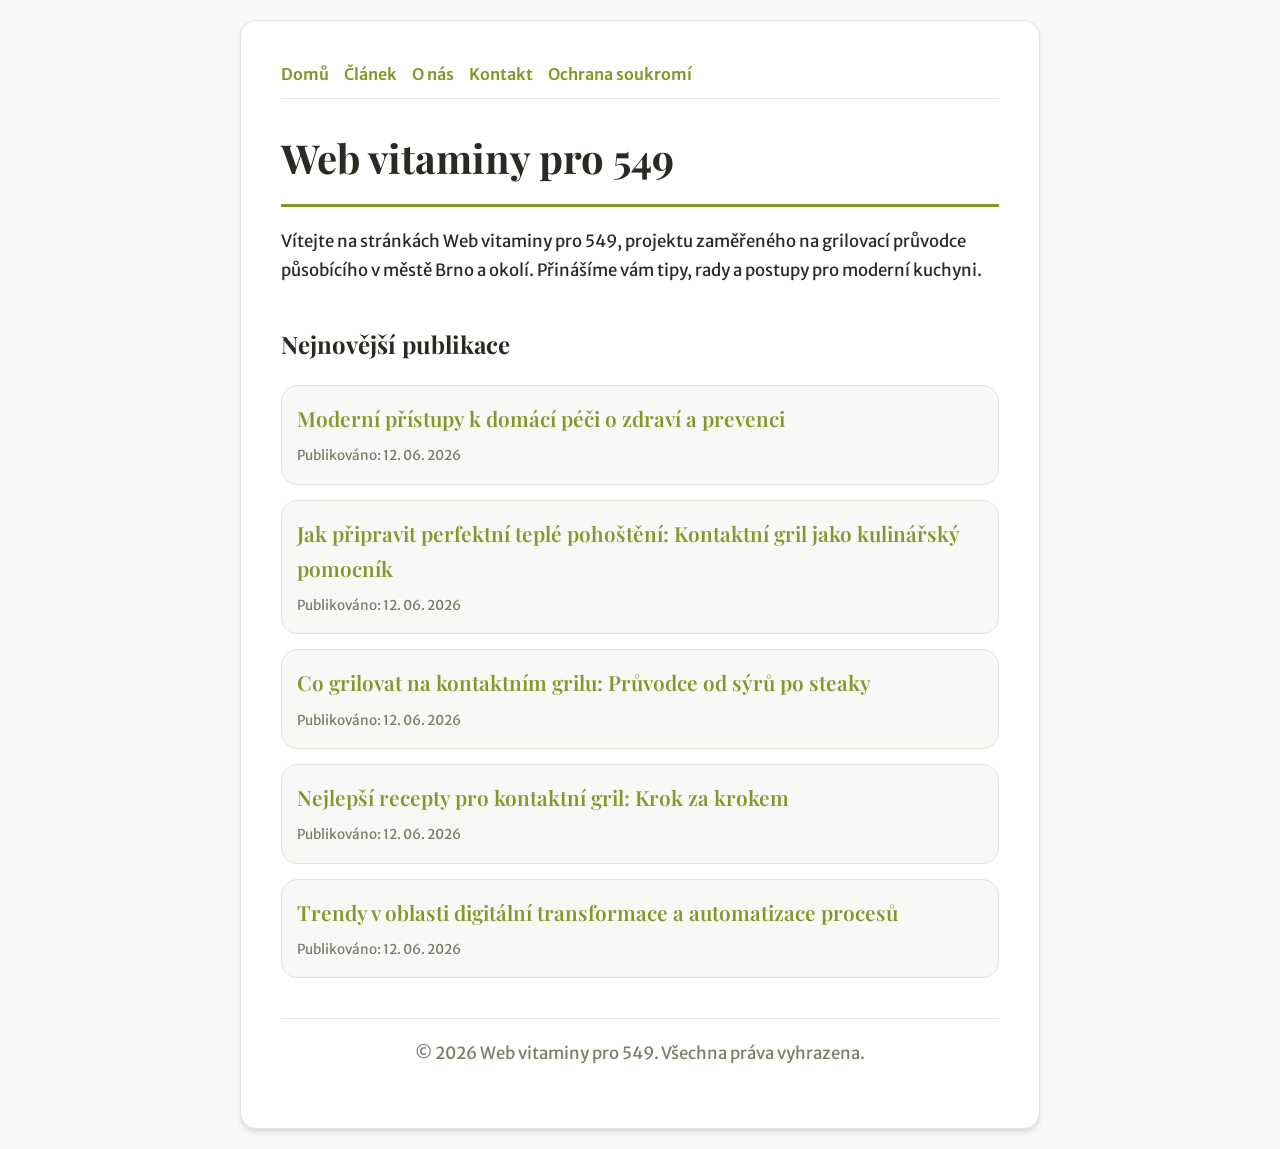
<file: index.html>
<!DOCTYPE html>
<html lang="cs">
<head>
    <meta charset="UTF-8">
    <meta name="viewport" content="width=device-width, initial-scale=1.0">
    <title>Web vitaminy pro 549 | Grilovací průvodce - Brno</title>
    <meta name="description" content="Vítejte na stránkách Web vitaminy pro 549, projektu zaměřeného na grilovací průvodce působícího v městě Brno a okolí. Přinášíme vám tipy, rady a postupy pro moderní kuchyni.">
    <meta name="geo.region" content="CZ" />
    <meta name="geo.placename" content="Brno" />
    <meta name="geo.position" content="49.1951;16.6068" />
    <meta name="ICBM" content="49.1951, 16.6068" />
    <link rel="stylesheet" href="style.css">
    <script type="application/ld+json">
{
  "@context": "https://schema.org",
  "@type": "LocalBusiness",
  "name": "Web vitaminy pro 549",
  "url": "https://web-vitaminy-pro-549.github.io",
  "telephone": "+420 541 555 456",
  "address": {
    "@type": "PostalAddress",
    "addressLocality": "Brno",
    "addressRegion": "Jihomoravský",
    "postalCode": "602 00",
    "addressCountry": "CZ"
  },
  "geo": {
    "@type": "GeoCoordinates",
    "latitude": 49.1951,
    "longitude": 16.6068
  }
}
</script>
</head>
<body>
    
        <div class="container" style="max-width: 800px;">
            <nav style="display: flex; gap: 15px; margin-bottom: 25px; border-bottom: 1px solid var(--border-color); padding-bottom: 10px; overflow-x: auto; flex-wrap: wrap;">
            <a href="index.html">Domů</a>
            <a href="moderni-pristupy-k-domaci-peci-o-zdravi-a-prevenci.html">Článek</a>
            <a href="about.html">O nás</a>
            <a href="contact.html">Kontakt</a>
            <a href="privacy.html">Ochrana soukromí</a>
        </nav>
            <h1>Web vitaminy pro 549</h1>
            <p>Vítejte na stránkách Web vitaminy pro 549, projektu zaměřeného na grilovací průvodce působícího v městě Brno a okolí. Přinášíme vám tipy, rady a postupy pro moderní kuchyni.</p>
            <h2 style="margin-top: 40px;">Nejnovější publikace</h2>
            <ul style="list-style-type: none; padding-left: 0;">
                <li style="background: var(--bg-color); padding: 15px; border-radius: var(--border-radius); border: 1px solid var(--border-color); margin-bottom: 15px;">
                <h3 style="margin-bottom: 5px; font-size: 1.3rem;"><a href="moderni-pristupy-k-domaci-peci-o-zdravi-a-prevenci.html">Moderní přístupy k domácí péči o zdraví a prevenci</a></h3>
                <span style="font-size:0.85rem; color: var(--muted-text)">Publikováno: 12. 06. 2026</span>
            </li>
<li style="background: var(--bg-color); padding: 15px; border-radius: var(--border-radius); border: 1px solid var(--border-color); margin-bottom: 15px;">
                <h3 style="margin-bottom: 5px; font-size: 1.3rem;"><a href="jak-pripravit-perfektni-teple-pohosteni-kontaktni-gril-jako-kulinarsky-pomocnik.html">Jak připravit perfektní teplé pohoštění: Kontaktní gril jako kulinářský pomocník</a></h3>
                <span style="font-size:0.85rem; color: var(--muted-text)">Publikováno: 12. 06. 2026</span>
            </li>
<li style="background: var(--bg-color); padding: 15px; border-radius: var(--border-radius); border: 1px solid var(--border-color); margin-bottom: 15px;">
                <h3 style="margin-bottom: 5px; font-size: 1.3rem;"><a href="co-grilovat-na-kontaktnim-grilu-pruvodce-od-syru-po-steaky.html">Co grilovat na kontaktním grilu: Průvodce od sýrů po steaky</a></h3>
                <span style="font-size:0.85rem; color: var(--muted-text)">Publikováno: 12. 06. 2026</span>
            </li>
<li style="background: var(--bg-color); padding: 15px; border-radius: var(--border-radius); border: 1px solid var(--border-color); margin-bottom: 15px;">
                <h3 style="margin-bottom: 5px; font-size: 1.3rem;"><a href="nejlepsi-recepty-pro-kontaktni-gril-krok-za-krokem.html">Nejlepší recepty pro kontaktní gril: Krok za krokem</a></h3>
                <span style="font-size:0.85rem; color: var(--muted-text)">Publikováno: 12. 06. 2026</span>
            </li>
<li style="background: var(--bg-color); padding: 15px; border-radius: var(--border-radius); border: 1px solid var(--border-color); margin-bottom: 15px;">
                <h3 style="margin-bottom: 5px; font-size: 1.3rem;"><a href="trendy-v-oblasti-digitalni-transformace-a-automatizace-procesu.html">Trendy v oblasti digitální transformace a automatizace procesů</a></h3>
                <span style="font-size:0.85rem; color: var(--muted-text)">Publikováno: 12. 06. 2026</span>
            </li>

            </ul>
            <footer>
                <p>&copy; 2026 Web vitaminy pro 549. Všechna práva vyhrazena.</p>
            </footer>
        </div>
        
</body>
</html>
</file>
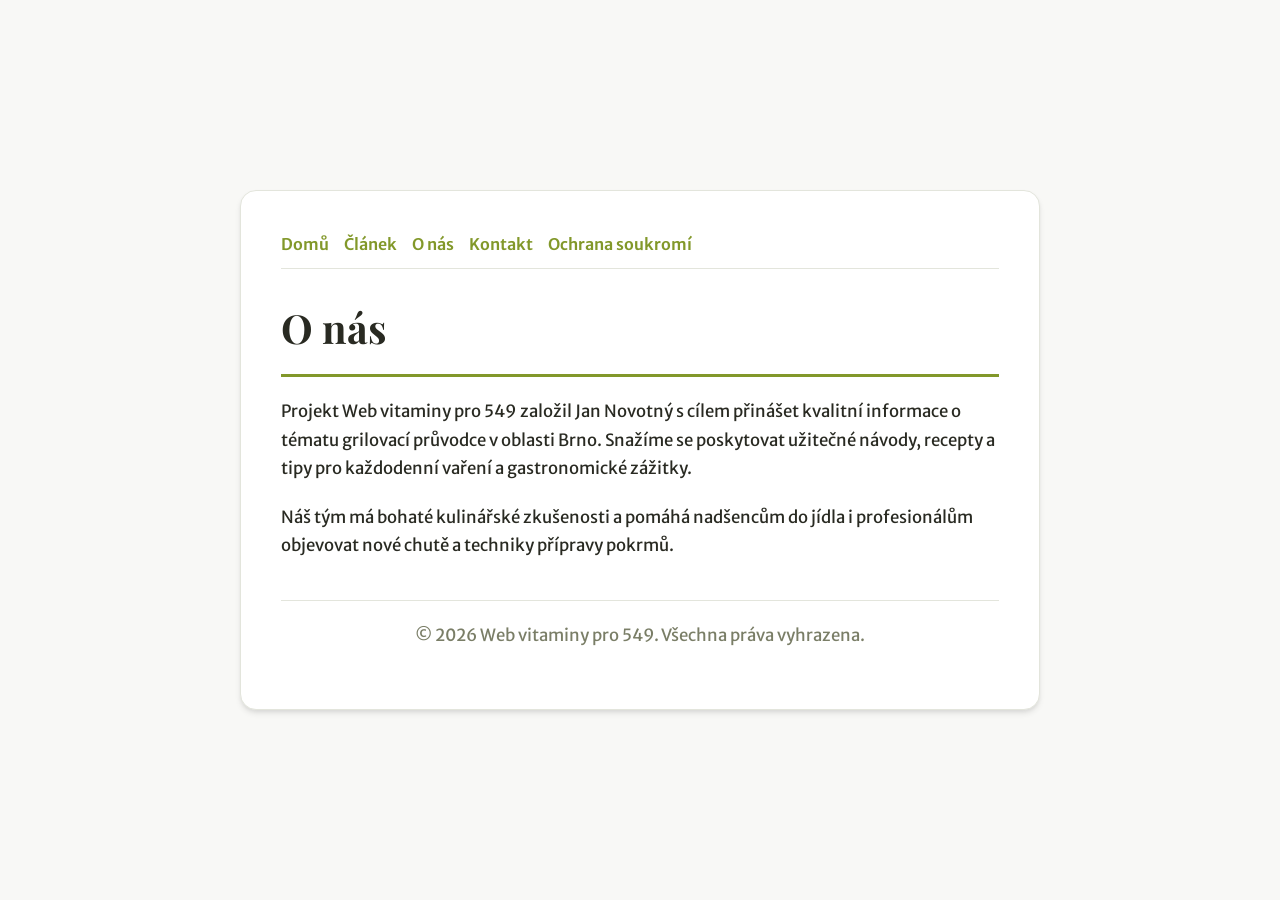
<file: about.html>
<!DOCTYPE html>
<html lang="cs">
<head>
    <meta charset="UTF-8">
    <meta name="viewport" content="width=device-width, initial-scale=1.0">
    <title>O nás | Web vitaminy pro 549</title>
    <meta name="description" content="Projekt Web vitaminy pro 549 založil Jan Novotný s cílem přinášet kvalitní informace o tématu grilovací průvodce v oblasti Brno. Snažíme se poskytovat užitečné návody, recepty a tipy pro každodenní vaření a gastronomické zážitky.">
    <meta name="geo.region" content="CZ" />
    <meta name="geo.placename" content="Brno" />
    <meta name="geo.position" content="49.1951;16.6068" />
    <meta name="ICBM" content="49.1951, 16.6068" />
    <link rel="stylesheet" href="style.css">
</head>
<body>
    
        <div class="container" style="max-width: 800px;">
            <nav style="display: flex; gap: 15px; margin-bottom: 25px; border-bottom: 1px solid var(--border-color); padding-bottom: 10px; overflow-x: auto; flex-wrap: wrap;">
            <a href="index.html">Domů</a>
            <a href="moderni-pristupy-k-domaci-peci-o-zdravi-a-prevenci.html">Článek</a>
            <a href="about.html">O nás</a>
            <a href="contact.html">Kontakt</a>
            <a href="privacy.html">Ochrana soukromí</a>
        </nav>
            <h1>O nás</h1>
            <p>Projekt Web vitaminy pro 549 založil Jan Novotný s cílem přinášet kvalitní informace o tématu grilovací průvodce v oblasti Brno. Snažíme se poskytovat užitečné návody, recepty a tipy pro každodenní vaření a gastronomické zážitky.</p>
            <p>Náš tým má bohaté kulinářské zkušenosti a pomáhá nadšencům do jídla i profesionálům objevovat nové chutě a techniky přípravy pokrmů.</p>
            <footer>
                <p>&copy; 2026 Web vitaminy pro 549. Všechna práva vyhrazena.</p>
            </footer>
        </div>
        
</body>
</html>
</file>
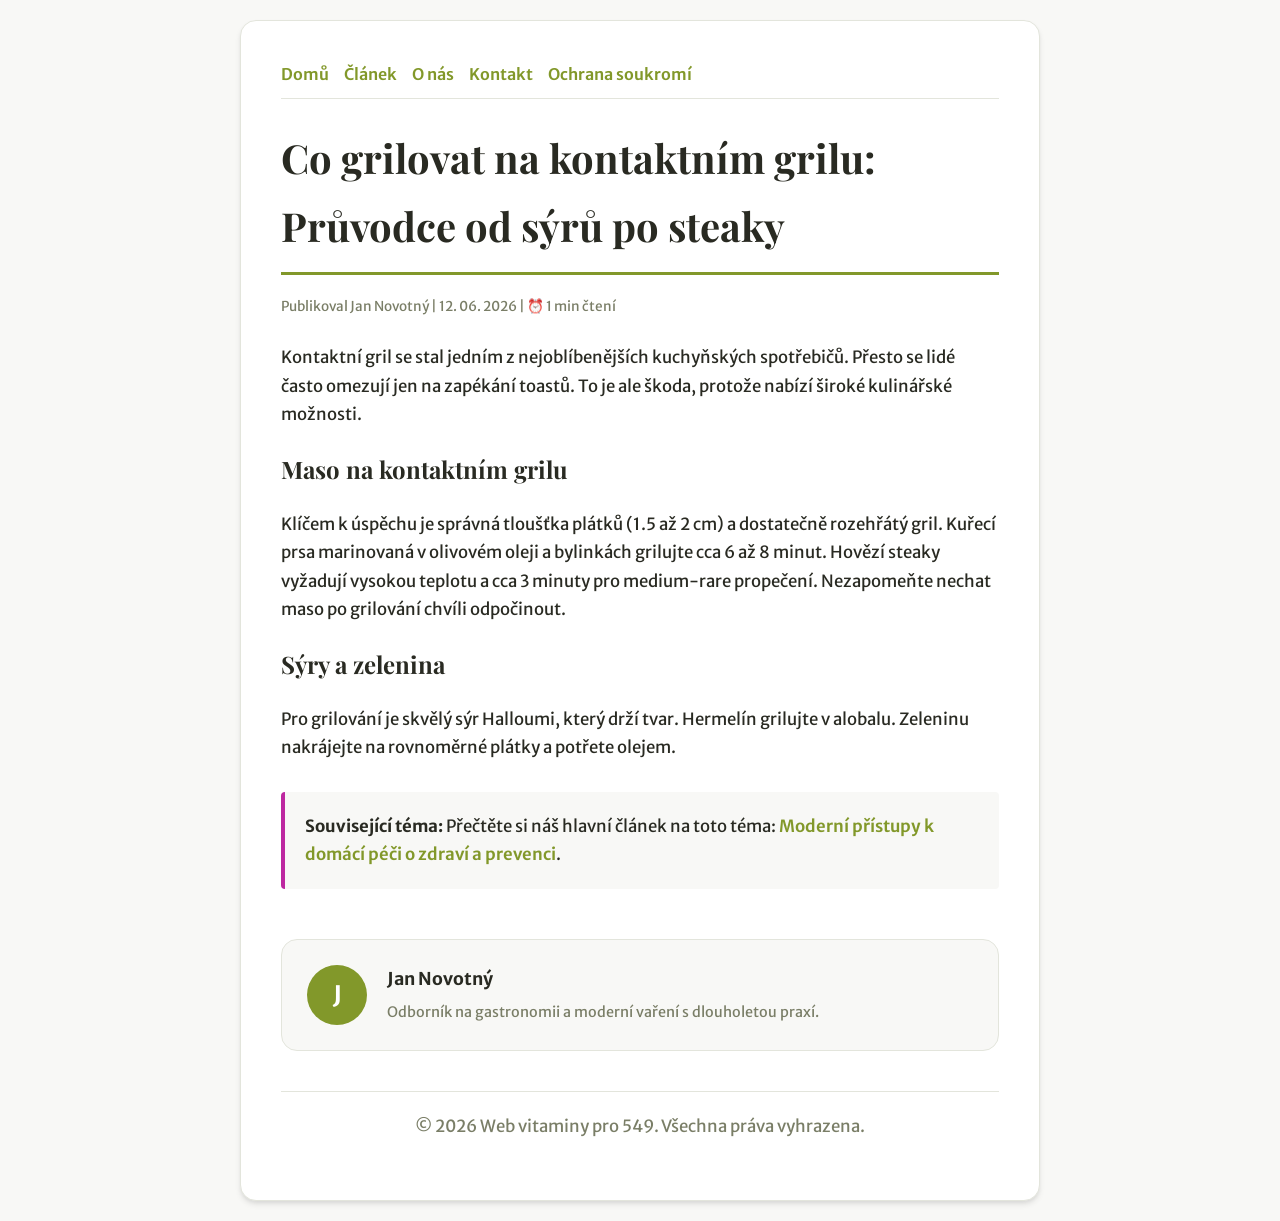
<file: co-grilovat-na-kontaktnim-grilu-pruvodce-od-syru-po-steaky.html>
<!DOCTYPE html>
<html lang="cs">
<head>
    <meta charset="UTF-8">
    <meta name="viewport" content="width=device-width, initial-scale=1.0">
    <title>Co grilovat na kontaktním grilu: Průvodce od sýrů po steaky - Web vitaminy pro 549</title>
    <meta name="description" content="Co grilovat na kontaktním grilu: Průvodce od sýrů po steaky">
    <meta name="geo.region" content="CZ" />
    <meta name="geo.placename" content="Brno" />
    <meta name="geo.position" content="49.1951;16.6068" />
    <meta name="ICBM" content="49.1951, 16.6068" />
    <link rel="stylesheet" href="style.css">
</head>
<body>
    
            <div class="container" style="max-width: 800px;">
                <nav style="display: flex; gap: 15px; margin-bottom: 25px; border-bottom: 1px solid var(--border-color); padding-bottom: 10px; overflow-x: auto; flex-wrap: wrap;">
            <a href="index.html">Domů</a>
            <a href="moderni-pristupy-k-domaci-peci-o-zdravi-a-prevenci.html">Článek</a>
            <a href="about.html">O nás</a>
            <a href="contact.html">Kontakt</a>
            <a href="privacy.html">Ochrana soukromí</a>
        </nav>
                <h1>Co grilovat na kontaktním grilu: Průvodce od sýrů po steaky</h1>
                <div style="font-size:0.85rem; color: var(--muted-text); margin-bottom: 25px;">
                    Publikoval Jan Novotný | 12. 06. 2026 | ⏰ 1 min čtení
                </div>
                <article style="margin-top: 20px;">
                    <p>Kontaktní gril se stal jedním z nejoblíbenějších kuchyňských spotřebičů. Přesto se lidé často omezují jen na zapékání toastů. To je ale škoda, protože nabízí široké kulinářské možnosti.</p>
<h2>Maso na kontaktním grilu</h2>
<p>Klíčem k úspěchu je správná tloušťka plátků (1.5 až 2 cm) a dostatečně rozehřátý gril. Kuřecí prsa marinovaná v olivovém oleji a bylinkách grilujte cca 6 až 8 minut. Hovězí steaky vyžadují vysokou teplotu a cca 3 minuty pro medium-rare propečení. Nezapomeňte nechat maso po grilování chvíli odpočinout.</p>
<h2>Sýry a zelenina</h2>
<p>Pro grilování je skvělý sýr Halloumi, který drží tvar. Hermelín grilujte v alobalu. Zeleninu nakrájejte na rovnoměrné plátky a potřete olejem.</p>
                    <div class="link-resource" style="margin-top: 30px; padding: 20px; border-left: 4px solid var(--accent-color); background: var(--bg-color); border-radius: 4px;"><p style="margin: 0;"><strong>Související téma:</strong> Přečtěte si náš hlavní článek na toto téma: <a href="moderni-pristupy-k-domaci-peci-o-zdravi-a-prevenci.html">Moderní přístupy k domácí péči o zdraví a prevenci</a>.</p></div>
                </article>
                
            <div class="author-box" style="margin-top: 50px; padding: 25px; background: var(--bg-color); border: 1px solid var(--border-color); border-radius: var(--border-radius); display: flex; gap: 20px; align-items: center;">
                <div style="width: 60px; height: 60px; border-radius: 50%; background: var(--primary-color); display: flex; align-items: center; justify-content: center; color: white; font-weight: bold; font-size: 1.5rem;">J</div>
                <div>
                    <h4 style="margin-bottom: 5px; font-weight: bold; font-size: 1.1rem;">Jan Novotný</h4>
                    <p style="margin: 0; font-size: 0.9rem; color: var(--muted-text);">Odborník na gastronomii a moderní vaření s dlouholetou praxí.</p>
                </div>
            </div>
            
                <footer>
                    <p>&copy; 2026 Web vitaminy pro 549. Všechna práva vyhrazena.</p>
                </footer>
            </div>
            
</body>
</html>
</file>
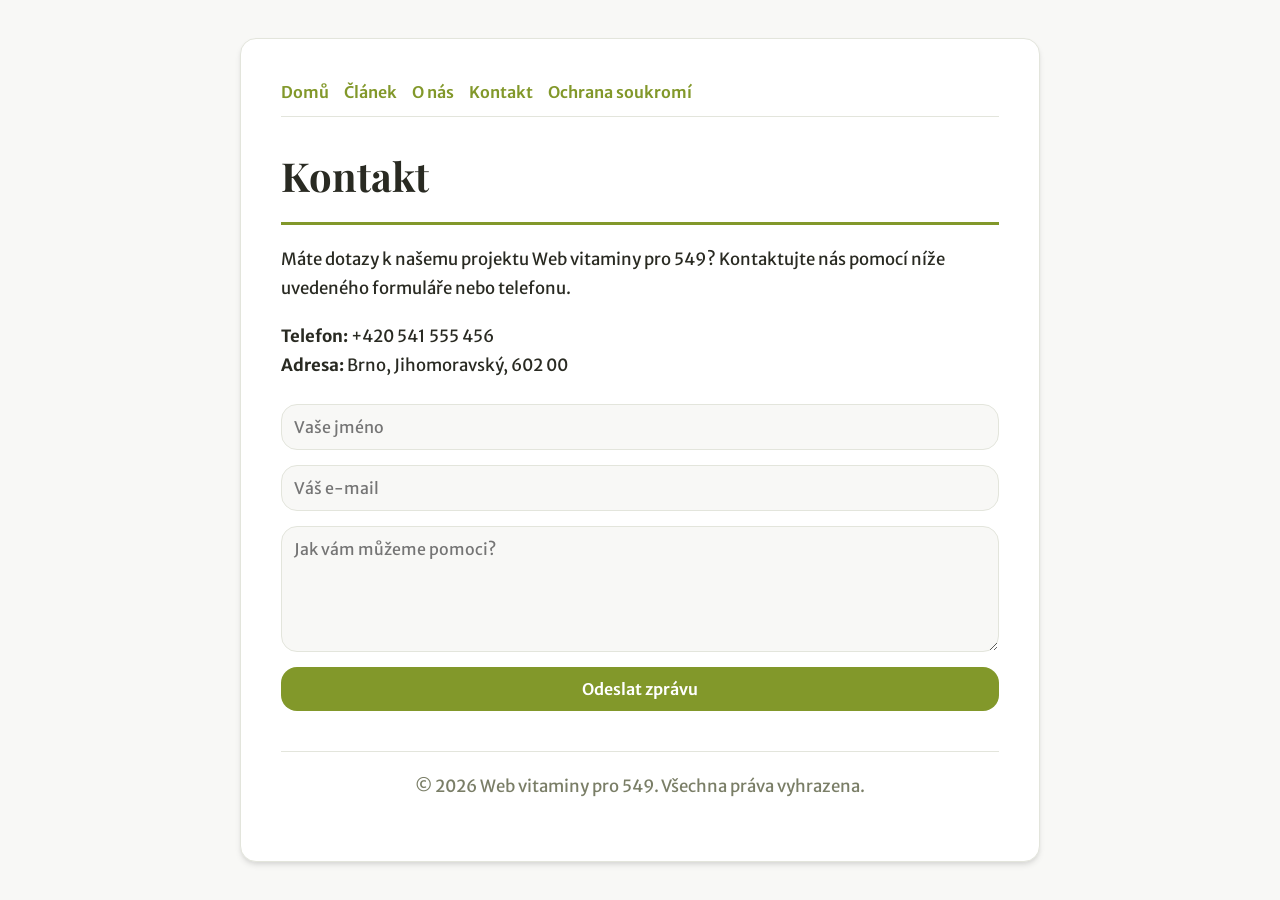
<file: contact.html>
<!DOCTYPE html>
<html lang="cs">
<head>
    <meta charset="UTF-8">
    <meta name="viewport" content="width=device-width, initial-scale=1.0">
    <title>Kontakt | Web vitaminy pro 549</title>
    <meta name="description" content="Máte dotazy k našemu projektu Web vitaminy pro 549? Kontaktujte nás pomocí níže uvedeného formuláře nebo telefonu.">
    <meta name="geo.region" content="CZ" />
    <meta name="geo.placename" content="Brno" />
    <meta name="geo.position" content="49.1951;16.6068" />
    <meta name="ICBM" content="49.1951, 16.6068" />
    <link rel="stylesheet" href="style.css">
</head>
<body>
    
        <div class="container" style="max-width: 800px;">
            <nav style="display: flex; gap: 15px; margin-bottom: 25px; border-bottom: 1px solid var(--border-color); padding-bottom: 10px; overflow-x: auto; flex-wrap: wrap;">
            <a href="index.html">Domů</a>
            <a href="moderni-pristupy-k-domaci-peci-o-zdravi-a-prevenci.html">Článek</a>
            <a href="about.html">O nás</a>
            <a href="contact.html">Kontakt</a>
            <a href="privacy.html">Ochrana soukromí</a>
        </nav>
            <h1>Kontakt</h1>
            <p>Máte dotazy k našemu projektu Web vitaminy pro 549? Kontaktujte nás pomocí níže uvedeného formuláře nebo telefonu.</p>
            <p><strong>Telefon:</strong> +420 541 555 456<br><strong>Adresa:</strong> Brno, Jihomoravský, 602 00</p>
            <form action="https://formspree.io/f/placeholder" method="POST">
                <input type="text" name="name" placeholder="Vaše jméno" required>
                <input type="email" name="email" placeholder="Váš e-mail" required>
                <textarea name="message" placeholder="Jak vám můžeme pomoci?" rows="5" required></textarea>
                <button type="submit">Odeslat zprávu</button>
            </form>
            <footer>
                <p>&copy; 2026 Web vitaminy pro 549. Všechna práva vyhrazena.</p>
            </footer>
        </div>
        
</body>
</html>
</file>
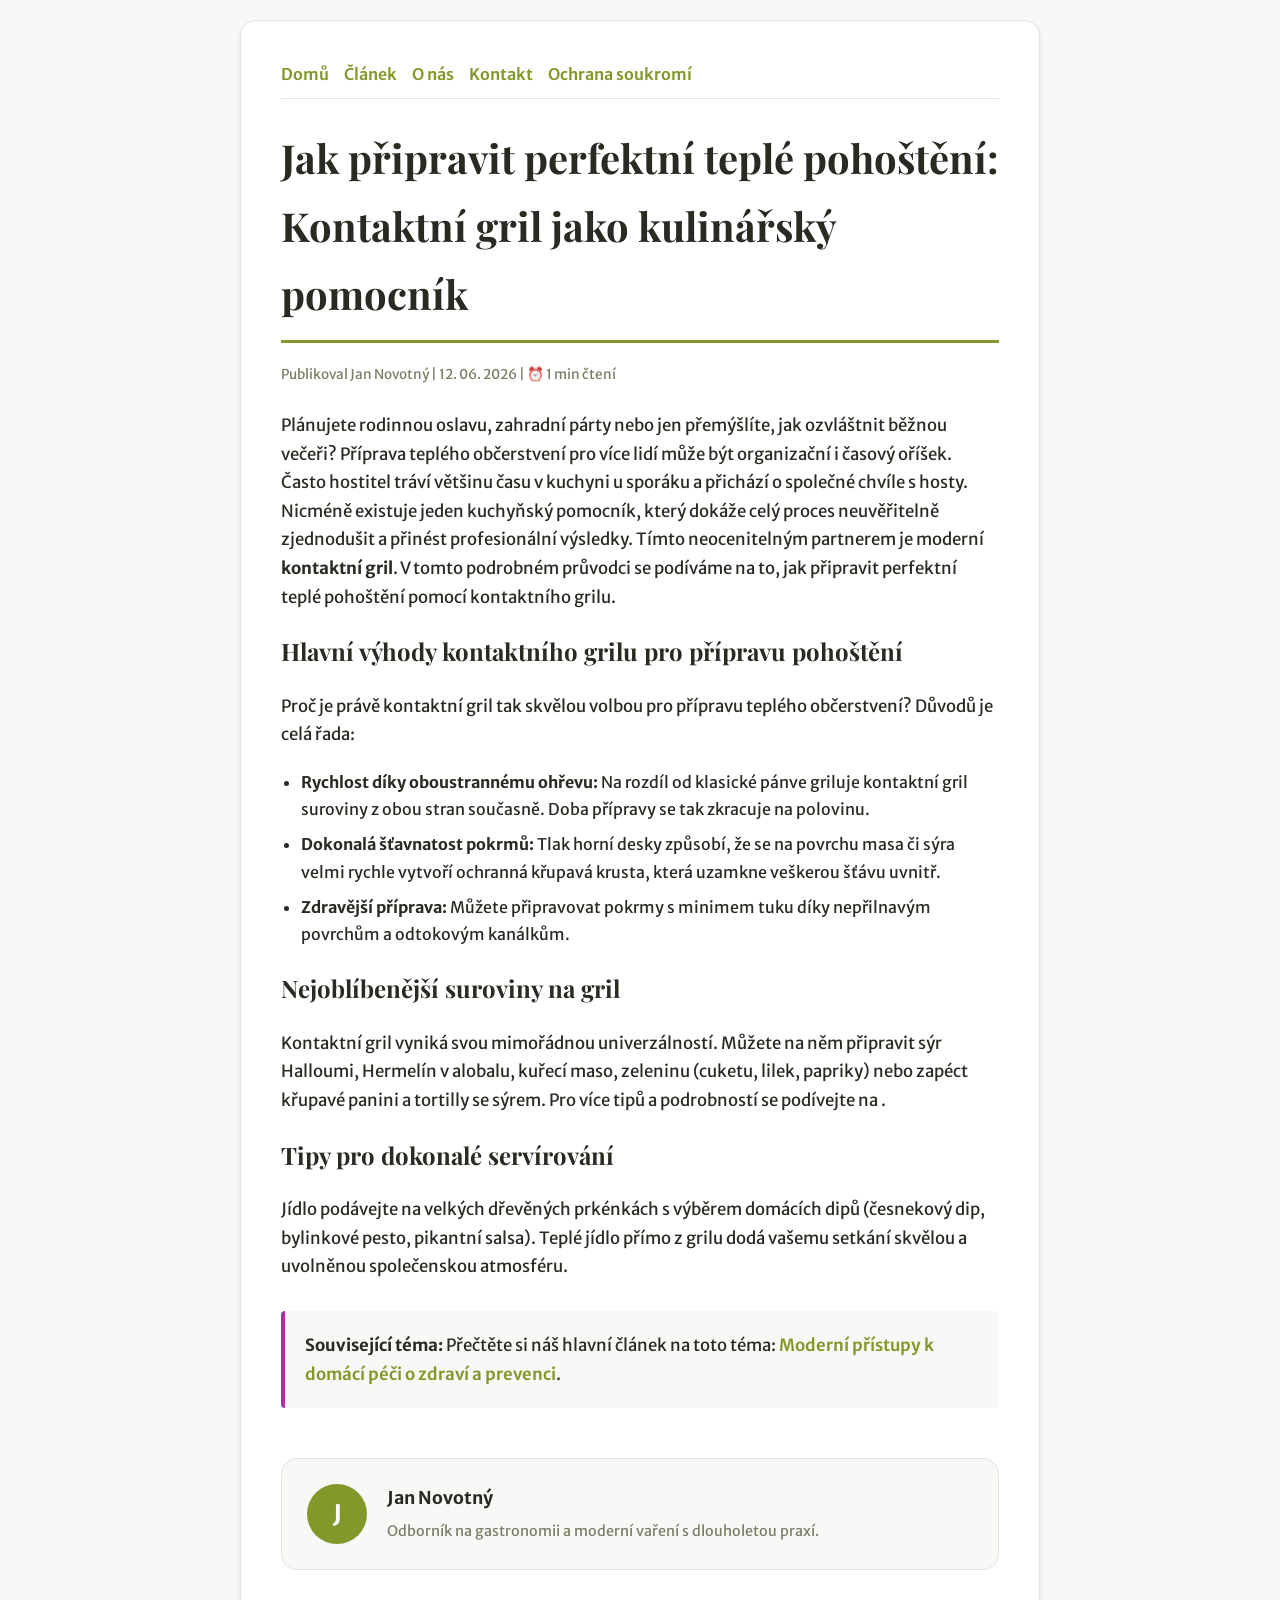
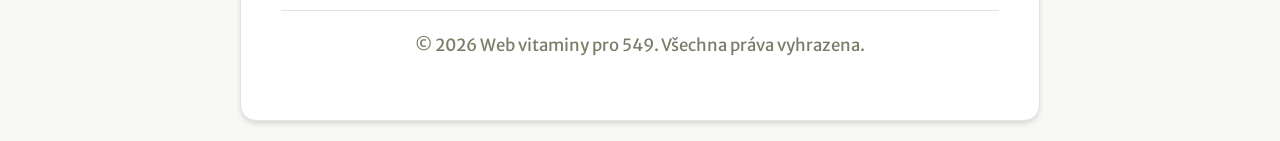
<file: jak-pripravit-perfektni-teple-pohosteni-kontaktni-gril-jako-kulinarsky-pomocnik.html>
<!DOCTYPE html>
<html lang="cs">
<head>
    <meta charset="UTF-8">
    <meta name="viewport" content="width=device-width, initial-scale=1.0">
    <title>Jak připravit perfektní teplé pohoštění: Kontaktní gril jako kulinářský pomocník - Web vitaminy pro 549</title>
    <meta name="description" content="Jak připravit perfektní teplé pohoštění: Kontaktní gril jako kulinářský pomocník">
    <meta name="geo.region" content="CZ" />
    <meta name="geo.placename" content="Brno" />
    <meta name="geo.position" content="49.1951;16.6068" />
    <meta name="ICBM" content="49.1951, 16.6068" />
    <link rel="stylesheet" href="style.css">
</head>
<body>
    
            <div class="container" style="max-width: 800px;">
                <nav style="display: flex; gap: 15px; margin-bottom: 25px; border-bottom: 1px solid var(--border-color); padding-bottom: 10px; overflow-x: auto; flex-wrap: wrap;">
            <a href="index.html">Domů</a>
            <a href="moderni-pristupy-k-domaci-peci-o-zdravi-a-prevenci.html">Článek</a>
            <a href="about.html">O nás</a>
            <a href="contact.html">Kontakt</a>
            <a href="privacy.html">Ochrana soukromí</a>
        </nav>
                <h1>Jak připravit perfektní teplé pohoštění: Kontaktní gril jako kulinářský pomocník</h1>
                <div style="font-size:0.85rem; color: var(--muted-text); margin-bottom: 25px;">
                    Publikoval Jan Novotný | 12. 06. 2026 | ⏰ 1 min čtení
                </div>
                <article style="margin-top: 20px;">
                    <p>Plánujete rodinnou oslavu, zahradní párty nebo jen přemýšlíte, jak ozvláštnit běžnou večeři? Příprava teplého občerstvení pro více lidí může být organizační i časový oříšek. Často hostitel tráví většinu času v kuchyni u sporáku a přichází o společné chvíle s hosty. Nicméně existuje jeden kuchyňský pomocník, který dokáže celý proces neuvěřitelně zjednodušit a přinést profesionální výsledky. Tímto neocenitelným partnerem je moderní <strong>kontaktní gril</strong>. V tomto podrobném průvodci se podíváme na to, jak připravit perfektní teplé pohoštění pomocí kontaktního grilu.</p>
<h2>Hlavní výhody kontaktního grilu pro přípravu pohoštění</h2>
<p>Proč je právě kontaktní gril tak skvělou volbou pro přípravu teplého občerstvení? Důvodů je celá řada:</p>
<ul>
    <li><strong>Rychlost díky oboustrannému ohřevu:</strong> Na rozdíl od klasické pánve griluje kontaktní gril suroviny z obou stran současně. Doba přípravy se tak zkracuje na polovinu.</li>
    <li><strong>Dokonalá šťavnatost pokrmů:</strong> Tlak horní desky způsobí, že se na povrchu masa či sýra velmi rychle vytvoří ochranná křupavá krusta, která uzamkne veškerou šťávu uvnitř.</li>
    <li><strong>Zdravější příprava:</strong> Můžete připravovat pokrmy s minimem tuku díky nepřilnavým povrchům a odtokovým kanálkům.</li>
</ul>
<h2>Nejoblíbenější suroviny na gril</h2>
<p>Kontaktní gril vyniká svou mimořádnou univerzálností. Můžete na něm připravit sýr Halloumi, Hermelín v alobalu, kuřecí maso, zeleninu (cuketu, lilek, papriky) nebo zapéct křupavé panini a tortilly se sýrem. Pro více tipů a podrobností se podívejte na .</p>
<h2>Tipy pro dokonalé servírování</h2>
<p>Jídlo podávejte na velkých dřevěných prkénkách s výběrem domácích dipů (česnekový dip, bylinkové pesto, pikantní salsa). Teplé jídlo přímo z grilu dodá vašemu setkání skvělou a uvolněnou společenskou atmosféru.</p>
                    <div class="link-resource" style="margin-top: 30px; padding: 20px; border-left: 4px solid var(--accent-color); background: var(--bg-color); border-radius: 4px;"><p style="margin: 0;"><strong>Související téma:</strong> Přečtěte si náš hlavní článek na toto téma: <a href="moderni-pristupy-k-domaci-peci-o-zdravi-a-prevenci.html">Moderní přístupy k domácí péči o zdraví a prevenci</a>.</p></div>
                </article>
                
            <div class="author-box" style="margin-top: 50px; padding: 25px; background: var(--bg-color); border: 1px solid var(--border-color); border-radius: var(--border-radius); display: flex; gap: 20px; align-items: center;">
                <div style="width: 60px; height: 60px; border-radius: 50%; background: var(--primary-color); display: flex; align-items: center; justify-content: center; color: white; font-weight: bold; font-size: 1.5rem;">J</div>
                <div>
                    <h4 style="margin-bottom: 5px; font-weight: bold; font-size: 1.1rem;">Jan Novotný</h4>
                    <p style="margin: 0; font-size: 0.9rem; color: var(--muted-text);">Odborník na gastronomii a moderní vaření s dlouholetou praxí.</p>
                </div>
            </div>
            
                <footer>
                    <p>&copy; 2026 Web vitaminy pro 549. Všechna práva vyhrazena.</p>
                </footer>
            </div>
            
</body>
</html>
</file>
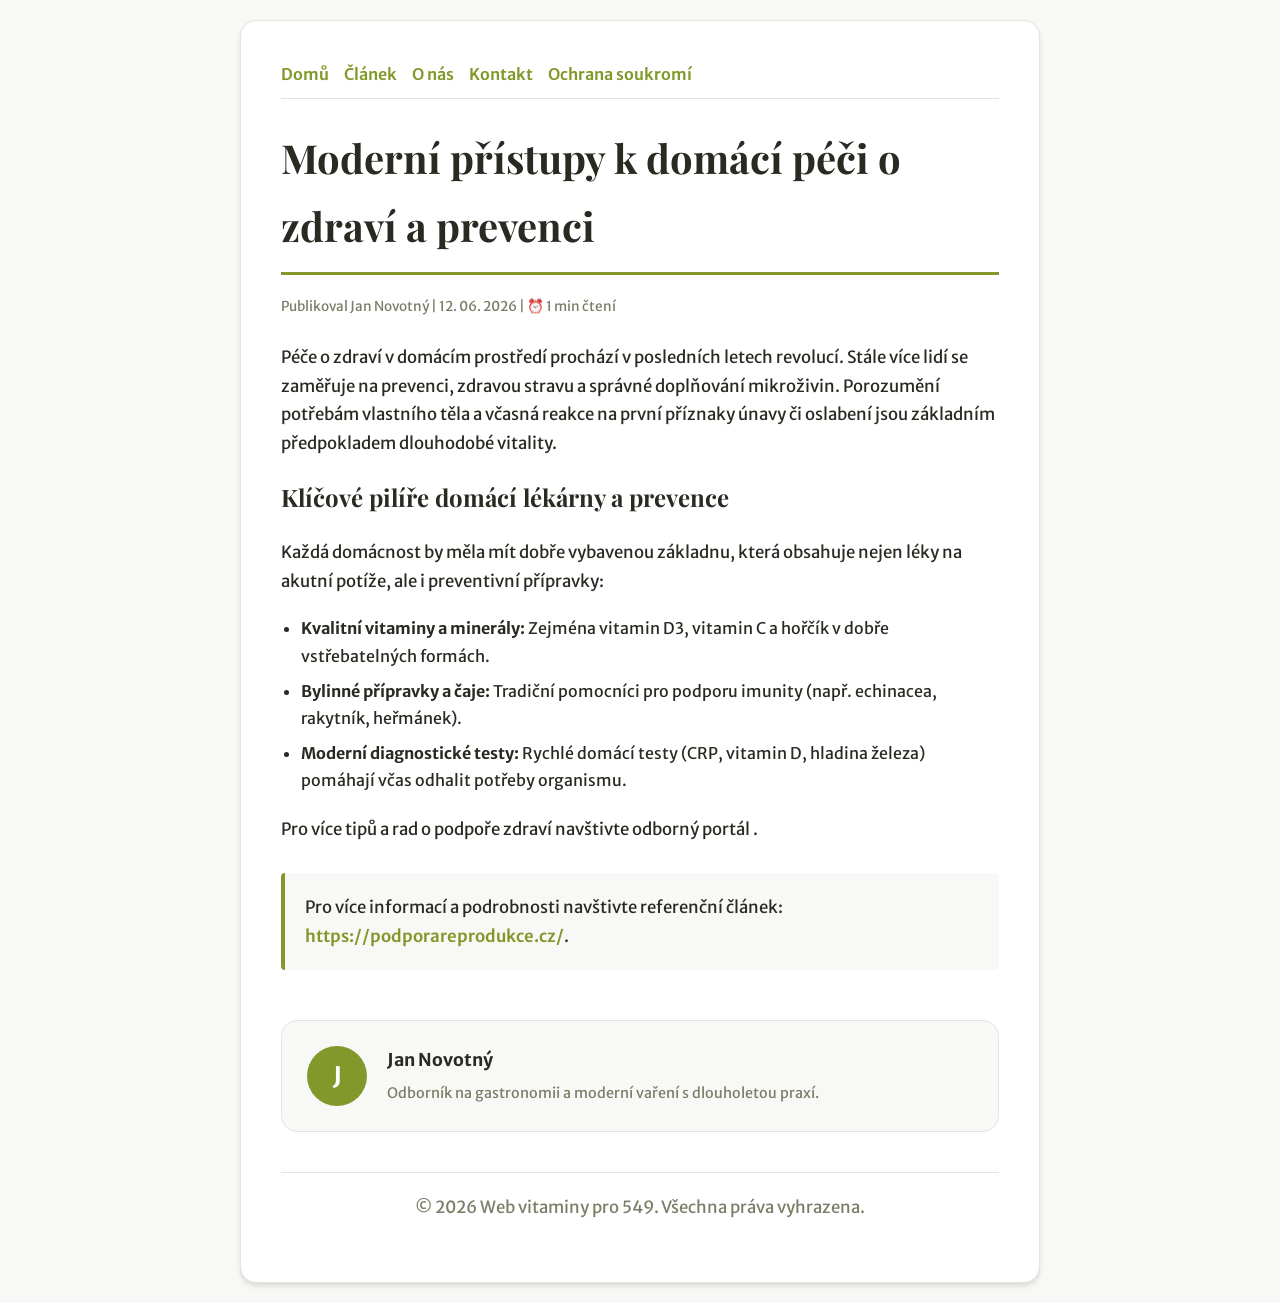
<file: moderni-pristupy-k-domaci-peci-o-zdravi-a-prevenci.html>
<!DOCTYPE html>
<html lang="cs">
<head>
    <meta charset="UTF-8">
    <meta name="viewport" content="width=device-width, initial-scale=1.0">
    <title>Moderní přístupy k domácí péči o zdraví a prevenci - Web vitaminy pro 549</title>
    <meta name="description" content="Moderní přístupy k domácí péči o zdraví a prevenci">
    <meta name="geo.region" content="CZ" />
    <meta name="geo.placename" content="Brno" />
    <meta name="geo.position" content="49.1951;16.6068" />
    <meta name="ICBM" content="49.1951, 16.6068" />
    <link rel="stylesheet" href="style.css">
</head>
<body>
    
            <div class="container" style="max-width: 800px;">
                <nav style="display: flex; gap: 15px; margin-bottom: 25px; border-bottom: 1px solid var(--border-color); padding-bottom: 10px; overflow-x: auto; flex-wrap: wrap;">
            <a href="index.html">Domů</a>
            <a href="moderni-pristupy-k-domaci-peci-o-zdravi-a-prevenci.html">Článek</a>
            <a href="about.html">O nás</a>
            <a href="contact.html">Kontakt</a>
            <a href="privacy.html">Ochrana soukromí</a>
        </nav>
                <h1>Moderní přístupy k domácí péči o zdraví a prevenci</h1>
                <div style="font-size:0.85rem; color: var(--muted-text); margin-bottom: 25px;">
                    Publikoval Jan Novotný | 12. 06. 2026 | ⏰ 1 min čtení
                </div>
                <article style="margin-top: 20px;">
                    <p>Péče o zdraví v domácím prostředí prochází v posledních letech revolucí. Stále více lidí se zaměřuje na prevenci, zdravou stravu a správné doplňování mikroživin. Porozumění potřebám vlastního těla a včasná reakce na první příznaky únavy či oslabení jsou základním předpokladem dlouhodobé vitality.</p>
<h2>Klíčové pilíře domácí lékárny a prevence</h2>
<p>Každá domácnost by měla mít dobře vybavenou základnu, která obsahuje nejen léky na akutní potíže, ale i preventivní přípravky:</p>
<ul>
    <li><strong>Kvalitní vitaminy a minerály:</strong> Zejména vitamin D3, vitamin C a hořčík v dobře vstřebatelných formách.</li>
    <li><strong>Bylinné přípravky a čaje:</strong> Tradiční pomocníci pro podporu imunity (např. echinacea, rakytník, heřmánek).</li>
    <li><strong>Moderní diagnostické testy:</strong> Rychlé domácí testy (CRP, vitamin D, hladina železa) pomáhají včas odhalit potřeby organismu.</li>
</ul>
<p>Pro více tipů a rad o podpoře zdraví navštivte odborný portál .</p>
                    <div class="link-resource" style="margin-top: 30px; padding: 20px; border-left: 4px solid var(--primary-color); background: var(--bg-color); border-radius: 4px;"><p style="margin: 0;">Pro více informací a podrobnosti navštivte referenční článek: <strong><a href="https://podporareprodukce.cz/">https://podporareprodukce.cz/</a></strong>.</p></div>
                </article>
                
            <div class="author-box" style="margin-top: 50px; padding: 25px; background: var(--bg-color); border: 1px solid var(--border-color); border-radius: var(--border-radius); display: flex; gap: 20px; align-items: center;">
                <div style="width: 60px; height: 60px; border-radius: 50%; background: var(--primary-color); display: flex; align-items: center; justify-content: center; color: white; font-weight: bold; font-size: 1.5rem;">J</div>
                <div>
                    <h4 style="margin-bottom: 5px; font-weight: bold; font-size: 1.1rem;">Jan Novotný</h4>
                    <p style="margin: 0; font-size: 0.9rem; color: var(--muted-text);">Odborník na gastronomii a moderní vaření s dlouholetou praxí.</p>
                </div>
            </div>
            
                <footer>
                    <p>&copy; 2026 Web vitaminy pro 549. Všechna práva vyhrazena.</p>
                </footer>
            </div>
            
</body>
</html>
</file>
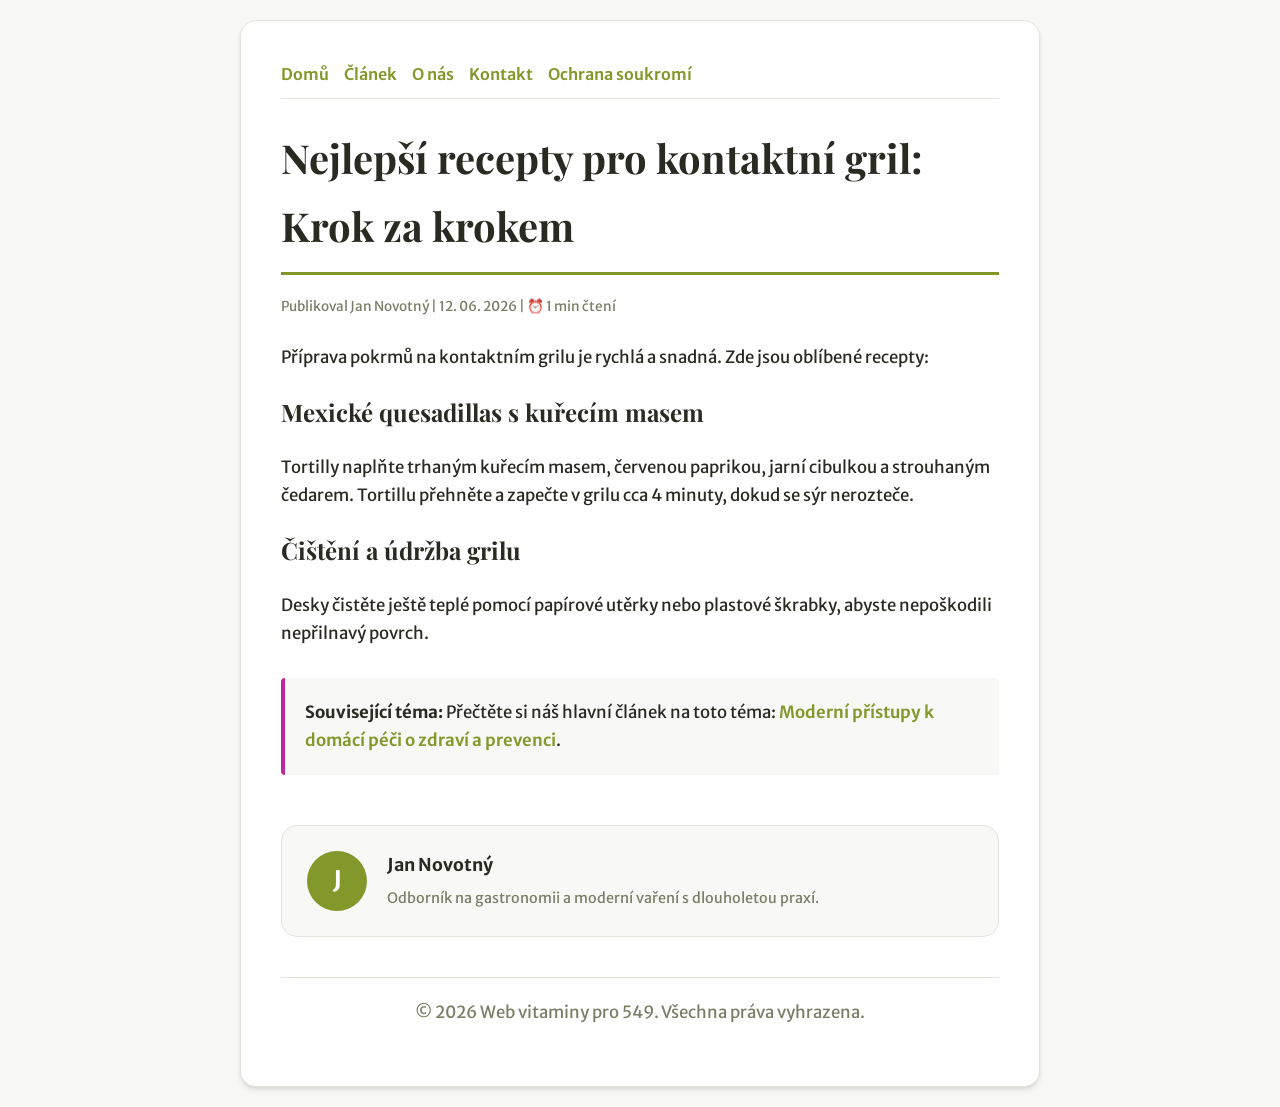
<file: nejlepsi-recepty-pro-kontaktni-gril-krok-za-krokem.html>
<!DOCTYPE html>
<html lang="cs">
<head>
    <meta charset="UTF-8">
    <meta name="viewport" content="width=device-width, initial-scale=1.0">
    <title>Nejlepší recepty pro kontaktní gril: Krok za krokem - Web vitaminy pro 549</title>
    <meta name="description" content="Nejlepší recepty pro kontaktní gril: Krok za krokem">
    <meta name="geo.region" content="CZ" />
    <meta name="geo.placename" content="Brno" />
    <meta name="geo.position" content="49.1951;16.6068" />
    <meta name="ICBM" content="49.1951, 16.6068" />
    <link rel="stylesheet" href="style.css">
</head>
<body>
    
            <div class="container" style="max-width: 800px;">
                <nav style="display: flex; gap: 15px; margin-bottom: 25px; border-bottom: 1px solid var(--border-color); padding-bottom: 10px; overflow-x: auto; flex-wrap: wrap;">
            <a href="index.html">Domů</a>
            <a href="moderni-pristupy-k-domaci-peci-o-zdravi-a-prevenci.html">Článek</a>
            <a href="about.html">O nás</a>
            <a href="contact.html">Kontakt</a>
            <a href="privacy.html">Ochrana soukromí</a>
        </nav>
                <h1>Nejlepší recepty pro kontaktní gril: Krok za krokem</h1>
                <div style="font-size:0.85rem; color: var(--muted-text); margin-bottom: 25px;">
                    Publikoval Jan Novotný | 12. 06. 2026 | ⏰ 1 min čtení
                </div>
                <article style="margin-top: 20px;">
                    <p>Příprava pokrmů na kontaktním grilu je rychlá a snadná. Zde jsou oblíbené recepty:</p>
<h2>Mexické quesadillas s kuřecím masem</h2>
<p>Tortilly naplňte trhaným kuřecím masem, červenou paprikou, jarní cibulkou a strouhaným čedarem. Tortillu přehněte a zapečte v grilu cca 4 minuty, dokud se sýr nerozteče.</p>
<h2>Čištění a údržba grilu</h2>
<p>Desky čistěte ještě teplé pomocí papírové utěrky nebo plastové škrabky, abyste nepoškodili nepřilnavý povrch.</p>
                    <div class="link-resource" style="margin-top: 30px; padding: 20px; border-left: 4px solid var(--accent-color); background: var(--bg-color); border-radius: 4px;"><p style="margin: 0;"><strong>Související téma:</strong> Přečtěte si náš hlavní článek na toto téma: <a href="moderni-pristupy-k-domaci-peci-o-zdravi-a-prevenci.html">Moderní přístupy k domácí péči o zdraví a prevenci</a>.</p></div>
                </article>
                
            <div class="author-box" style="margin-top: 50px; padding: 25px; background: var(--bg-color); border: 1px solid var(--border-color); border-radius: var(--border-radius); display: flex; gap: 20px; align-items: center;">
                <div style="width: 60px; height: 60px; border-radius: 50%; background: var(--primary-color); display: flex; align-items: center; justify-content: center; color: white; font-weight: bold; font-size: 1.5rem;">J</div>
                <div>
                    <h4 style="margin-bottom: 5px; font-weight: bold; font-size: 1.1rem;">Jan Novotný</h4>
                    <p style="margin: 0; font-size: 0.9rem; color: var(--muted-text);">Odborník na gastronomii a moderní vaření s dlouholetou praxí.</p>
                </div>
            </div>
            
                <footer>
                    <p>&copy; 2026 Web vitaminy pro 549. Všechna práva vyhrazena.</p>
                </footer>
            </div>
            
</body>
</html>
</file>
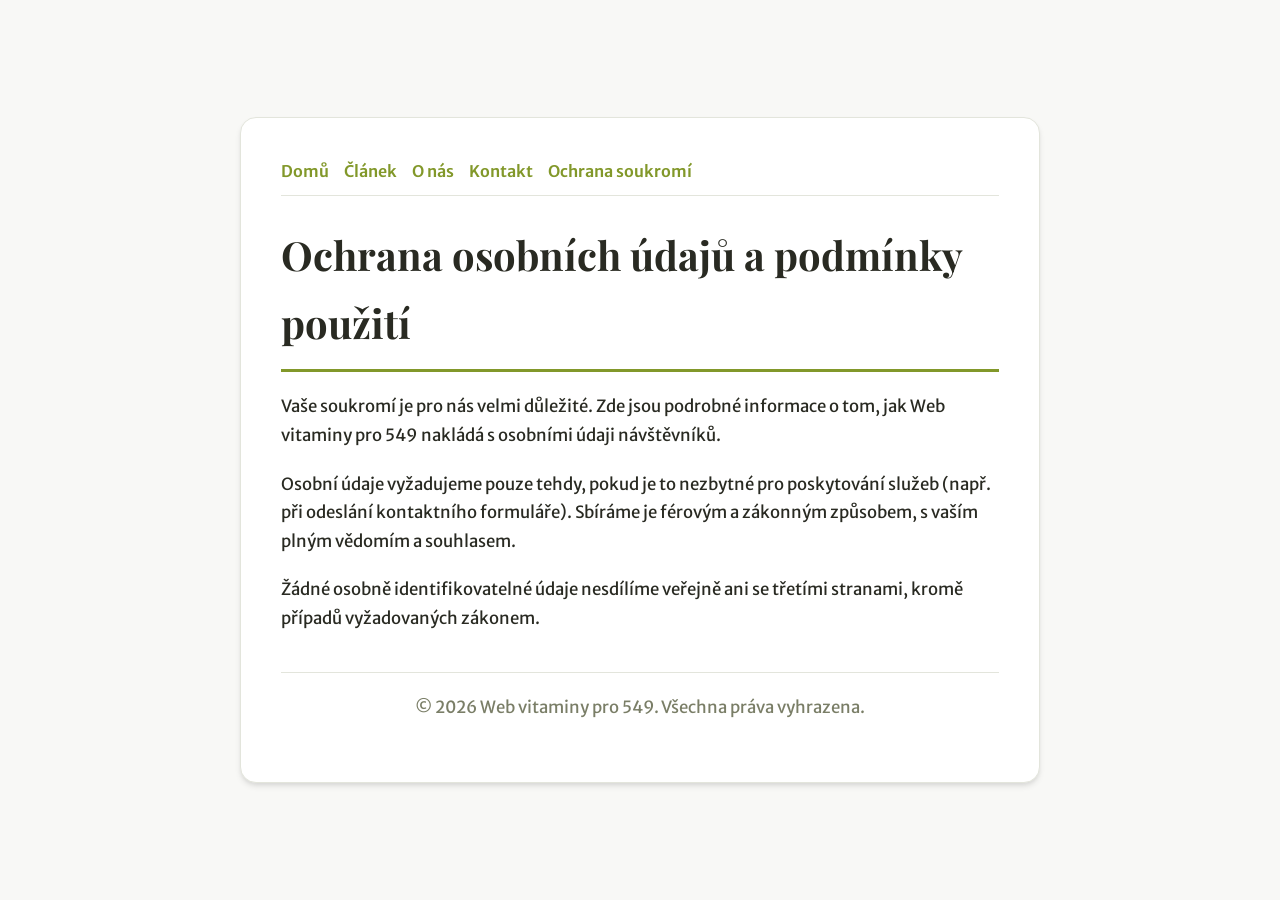
<file: privacy.html>
<!DOCTYPE html>
<html lang="cs">
<head>
    <meta charset="UTF-8">
    <meta name="viewport" content="width=device-width, initial-scale=1.0">
    <title>Ochrana osobních údajů a podmínky použití - Web vitaminy pro 549</title>
    <meta name="description" content="Vaše soukromí je pro nás velmi důležité. Zde jsou podrobné informace o tom, jak Web vitaminy pro 549 nakládá s osobními údaji návštěvníků.">
    <meta name="geo.region" content="CZ" />
    <meta name="geo.placename" content="Brno" />
    <meta name="geo.position" content="49.1951;16.6068" />
    <meta name="ICBM" content="49.1951, 16.6068" />
    <link rel="stylesheet" href="style.css">
</head>
<body>
    
        <div class="container" style="max-width: 800px;">
            <nav style="display: flex; gap: 15px; margin-bottom: 25px; border-bottom: 1px solid var(--border-color); padding-bottom: 10px; overflow-x: auto; flex-wrap: wrap;">
            <a href="index.html">Domů</a>
            <a href="moderni-pristupy-k-domaci-peci-o-zdravi-a-prevenci.html">Článek</a>
            <a href="about.html">O nás</a>
            <a href="contact.html">Kontakt</a>
            <a href="privacy.html">Ochrana soukromí</a>
        </nav>
            <h1>Ochrana osobních údajů a podmínky použití</h1>
            <p>Vaše soukromí je pro nás velmi důležité. Zde jsou podrobné informace o tom, jak Web vitaminy pro 549 nakládá s osobními údaji návštěvníků.</p>
            <p>Osobní údaje vyžadujeme pouze tehdy, pokud je to nezbytné pro poskytování služeb (např. při odeslání kontaktního formuláře). Sbíráme je férovým a zákonným způsobem, s vaším plným vědomím a souhlasem.</p>
            <p>Žádné osobně identifikovatelné údaje nesdílíme veřejně ani se třetími stranami, kromě případů vyžadovaných zákonem.</p>
            <footer>
                <p>&copy; 2026 Web vitaminy pro 549. Všechna práva vyhrazena.</p>
            </footer>
        </div>
        
</body>
</html>
</file>
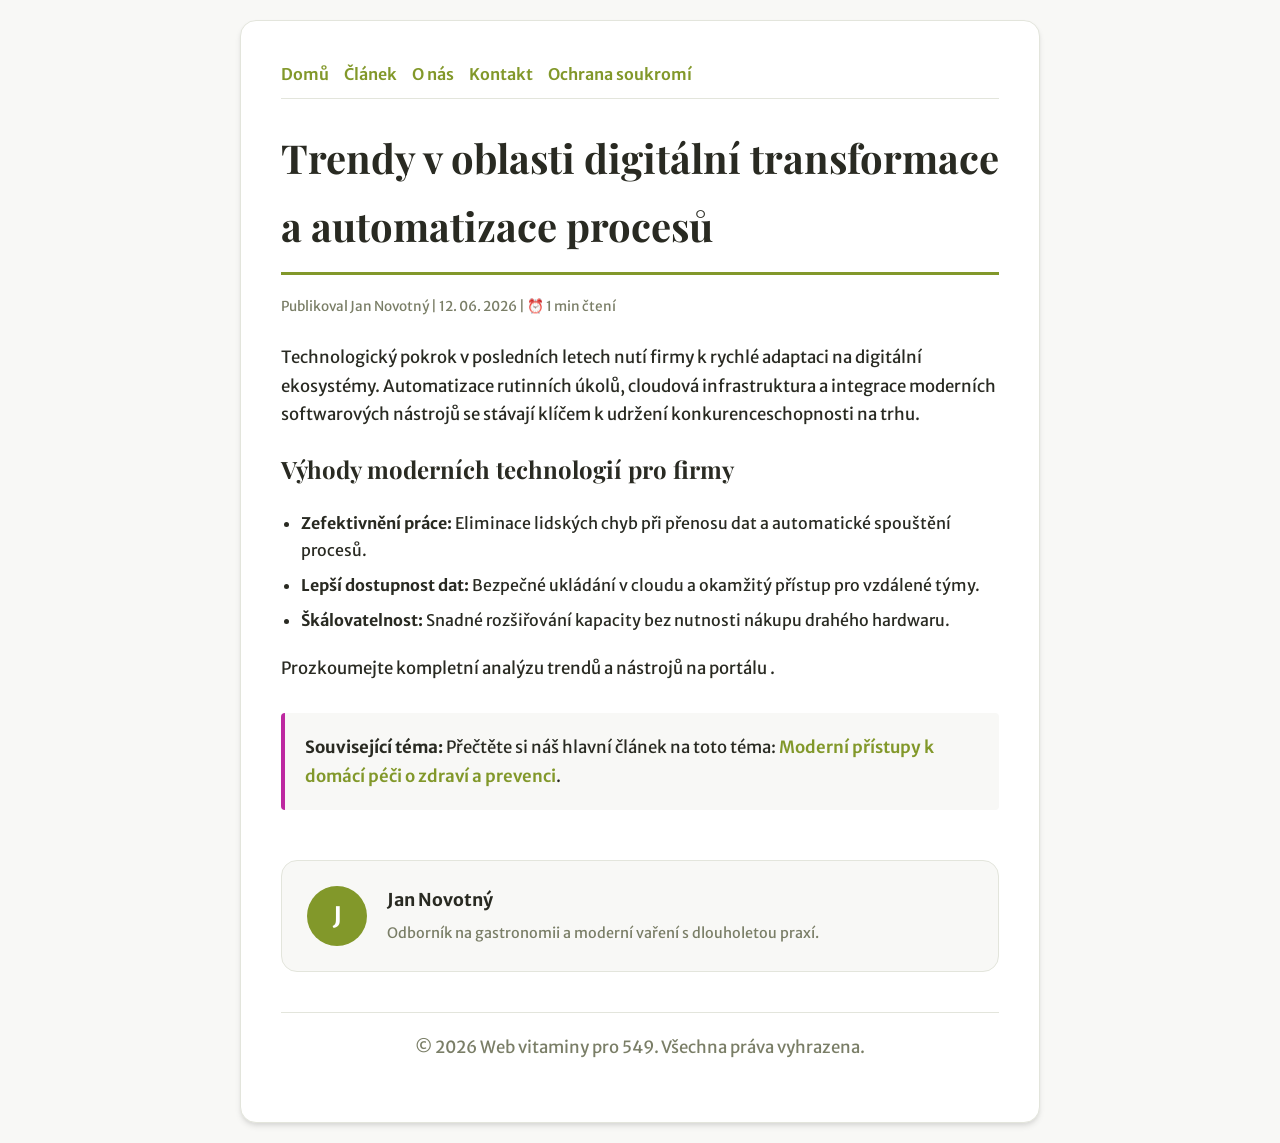
<file: trendy-v-oblasti-digitalni-transformace-a-automatizace-procesu.html>
<!DOCTYPE html>
<html lang="cs">
<head>
    <meta charset="UTF-8">
    <meta name="viewport" content="width=device-width, initial-scale=1.0">
    <title>Trendy v oblasti digitální transformace a automatizace procesů - Web vitaminy pro 549</title>
    <meta name="description" content="Trendy v oblasti digitální transformace a automatizace procesů">
    <meta name="geo.region" content="CZ" />
    <meta name="geo.placename" content="Brno" />
    <meta name="geo.position" content="49.1951;16.6068" />
    <meta name="ICBM" content="49.1951, 16.6068" />
    <link rel="stylesheet" href="style.css">
</head>
<body>
    
            <div class="container" style="max-width: 800px;">
                <nav style="display: flex; gap: 15px; margin-bottom: 25px; border-bottom: 1px solid var(--border-color); padding-bottom: 10px; overflow-x: auto; flex-wrap: wrap;">
            <a href="index.html">Domů</a>
            <a href="moderni-pristupy-k-domaci-peci-o-zdravi-a-prevenci.html">Článek</a>
            <a href="about.html">O nás</a>
            <a href="contact.html">Kontakt</a>
            <a href="privacy.html">Ochrana soukromí</a>
        </nav>
                <h1>Trendy v oblasti digitální transformace a automatizace procesů</h1>
                <div style="font-size:0.85rem; color: var(--muted-text); margin-bottom: 25px;">
                    Publikoval Jan Novotný | 12. 06. 2026 | ⏰ 1 min čtení
                </div>
                <article style="margin-top: 20px;">
                    <p>Technologický pokrok v posledních letech nutí firmy k rychlé adaptaci na digitální ekosystémy. Automatizace rutinních úkolů, cloudová infrastruktura a integrace moderních softwarových nástrojů se stávají klíčem k udržení konkurenceschopnosti na trhu.</p>
<h2>Výhody moderních technologií pro firmy</h2>
<ul>
    <li><strong>Zefektivnění práce:</strong> Eliminace lidských chyb při přenosu dat a automatické spouštění procesů.</li>
    <li><strong>Lepší dostupnost dat:</strong> Bezpečné ukládání v cloudu a okamžitý přístup pro vzdálené týmy.</li>
    <li><strong>Škálovatelnost:</strong> Snadné rozšiřování kapacity bez nutnosti nákupu drahého hardwaru.</li>
</ul>
<p>Prozkoumejte kompletní analýzu trendů a nástrojů na portálu .</p>
                    <div class="link-resource" style="margin-top: 30px; padding: 20px; border-left: 4px solid var(--accent-color); background: var(--bg-color); border-radius: 4px;"><p style="margin: 0;"><strong>Související téma:</strong> Přečtěte si náš hlavní článek na toto téma: <a href="moderni-pristupy-k-domaci-peci-o-zdravi-a-prevenci.html">Moderní přístupy k domácí péči o zdraví a prevenci</a>.</p></div>
                </article>
                
            <div class="author-box" style="margin-top: 50px; padding: 25px; background: var(--bg-color); border: 1px solid var(--border-color); border-radius: var(--border-radius); display: flex; gap: 20px; align-items: center;">
                <div style="width: 60px; height: 60px; border-radius: 50%; background: var(--primary-color); display: flex; align-items: center; justify-content: center; color: white; font-weight: bold; font-size: 1.5rem;">J</div>
                <div>
                    <h4 style="margin-bottom: 5px; font-weight: bold; font-size: 1.1rem;">Jan Novotný</h4>
                    <p style="margin: 0; font-size: 0.9rem; color: var(--muted-text);">Odborník na gastronomii a moderní vaření s dlouholetou praxí.</p>
                </div>
            </div>
            
                <footer>
                    <p>&copy; 2026 Web vitaminy pro 549. Všechna práva vyhrazena.</p>
                </footer>
            </div>
            
</body>
</html>
</file>
<file: style.css>
@import url('https://fonts.googleapis.com/css2?family=Playfair+Display:wght@700&family=Merriweather+Sans:wght@400;600&display=swap');

:root {
    --bg-color: hsl(72, 15%, 97%);
    --card-bg: hsl(72, 15%, 100%);
    --text-color: hsl(72, 10%, 15%);
    --muted-text: hsl(72, 10%, 45%);
    --primary-color: hsl(72, 57%, 38%);
    --accent-color: hsl(312, 65%, 45%);
    --border-color: hsl(72, 15%, 88%);
    --border-radius: 16px;
    --shadow: 0 4px 6px -1px rgba(0, 0, 0, 0.1), 0 2px 4px -1px rgba(0, 0, 0, 0.06);
    --font-headline: 'Playfair Display', sans-serif;
    --font-body: 'Merriweather Sans', sans-serif;
}

* {
    box-sizing: border-box;
    margin: 0;
    padding: 0;
}

body {
    background-color: var(--bg-color);
    color: var(--text-color);
    font-family: var(--font-body);
    line-height: 1.7;
    padding: 20px;
    display: flex;
    justify-content: center;
    min-height: 100vh;
}

a {
    color: var(--primary-color);
    text-decoration: none;
    font-weight: 600;
    transition: color 0.2s ease;
}

a:hover {
    color: var(--accent-color);
    text-decoration: underline;
}

.container {
    width: 100%;
    max-width: 900px;
    background: var(--card-bg);
    border: 1px solid var(--border-color);
    border-radius: var(--border-radius);
    padding: 40px;
    box-shadow: var(--shadow);
    margin: auto;
}

h1, h2, h3 {
    font-family: var(--font-headline);
    margin-bottom: 20px;
    color: var(--text-color);
}

h1 {
    font-size: 2.5rem;
    border-bottom: 3px solid var(--primary-color);
    padding-bottom: 12px;
}

p {
    margin-bottom: 20px;
    font-size: 1.05rem;
}

ul {
    margin-bottom: 20px;
    padding-left: 20px;
}

li {
    margin-bottom: 8px;
}

form {
    display: flex;
    flex-direction: column;
    gap: 15px;
    margin-top: 25px;
}

input, textarea, button {
    padding: 12px;
    border: 1px solid var(--border-color);
    border-radius: var(--border-radius);
    font-family: var(--font-body);
    font-size: 1rem;
    background: var(--bg-color);
    color: var(--text-color);
}

button {
    background: var(--primary-color);
    color: white;
    font-weight: 600;
    border: none;
    cursor: pointer;
    transition: background 0.2s ease;
}

button:hover {
    background: var(--accent-color);
}

footer {
    margin-top: 40px;
    border-top: 1px solid var(--border-color);
    padding-top: 20px;
    font-size: 0.9rem;
    color: var(--muted-text);
    text-align: center;
}
</file>
